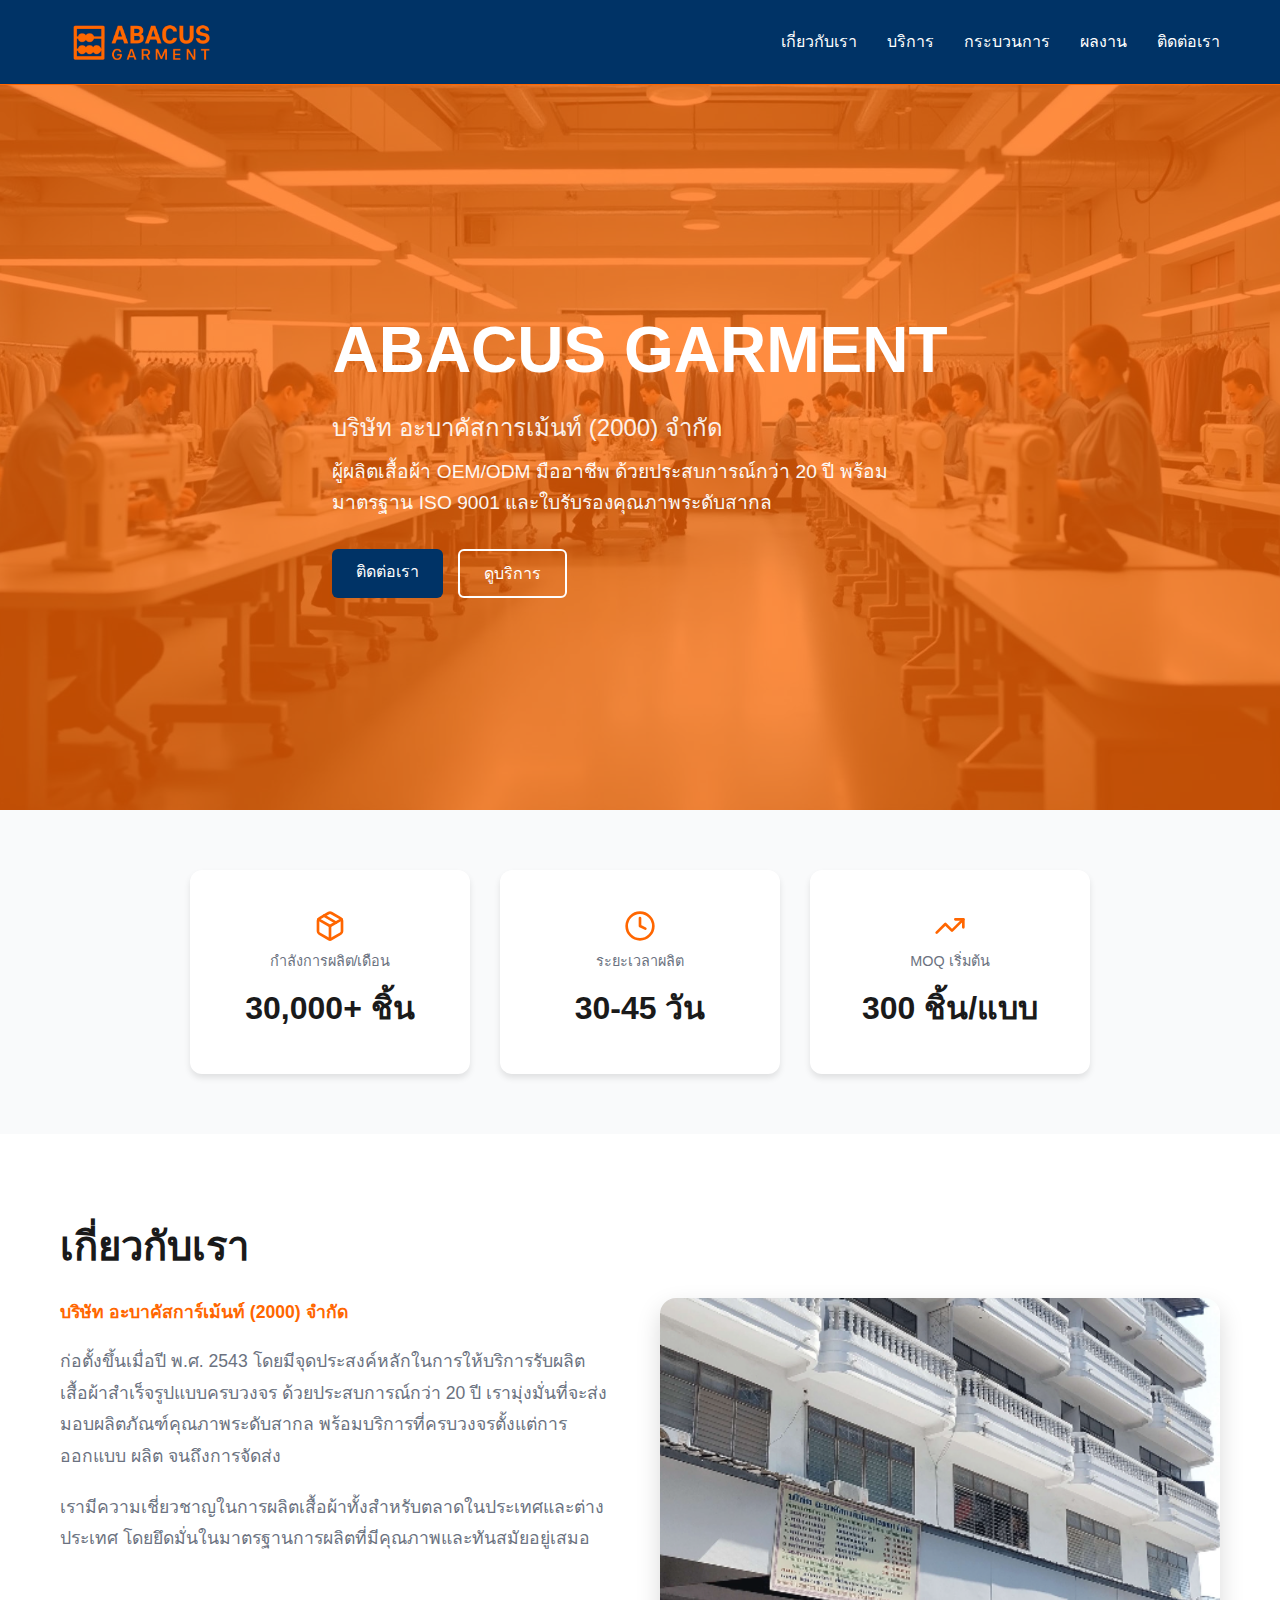
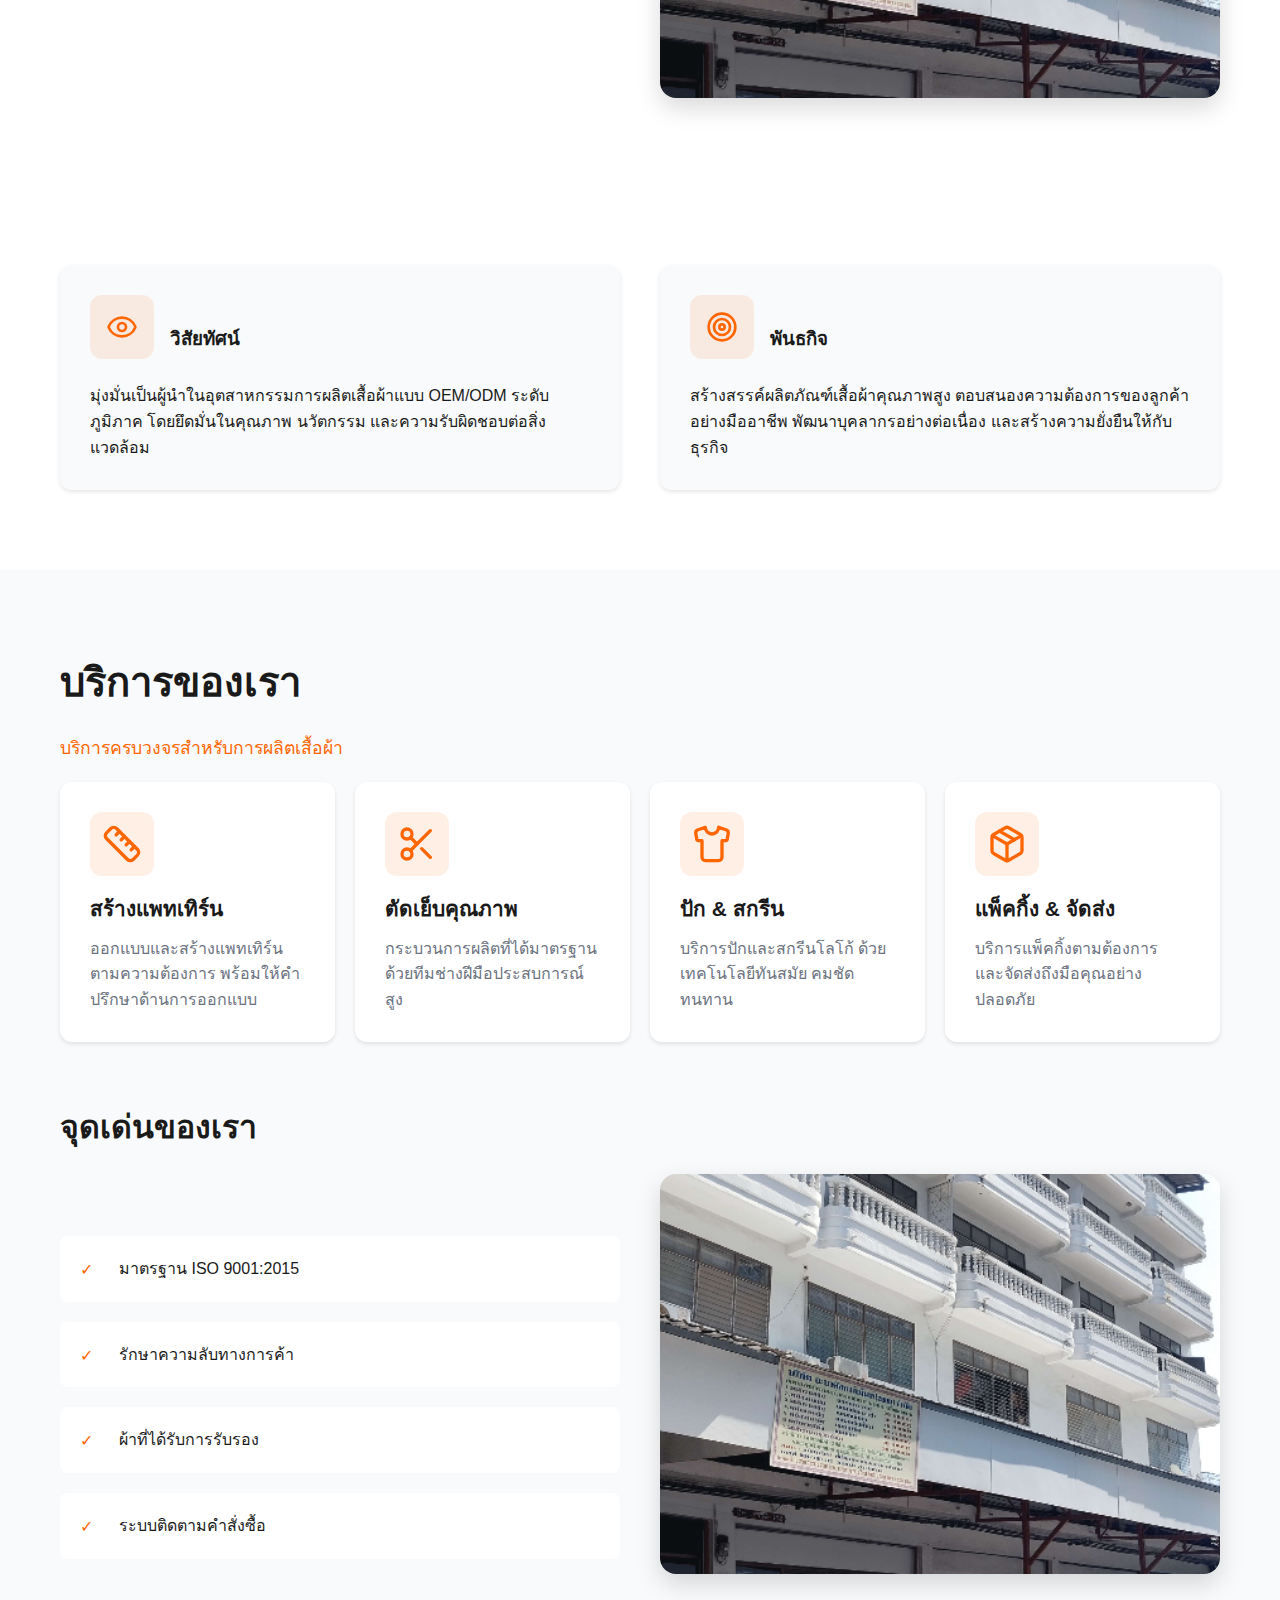
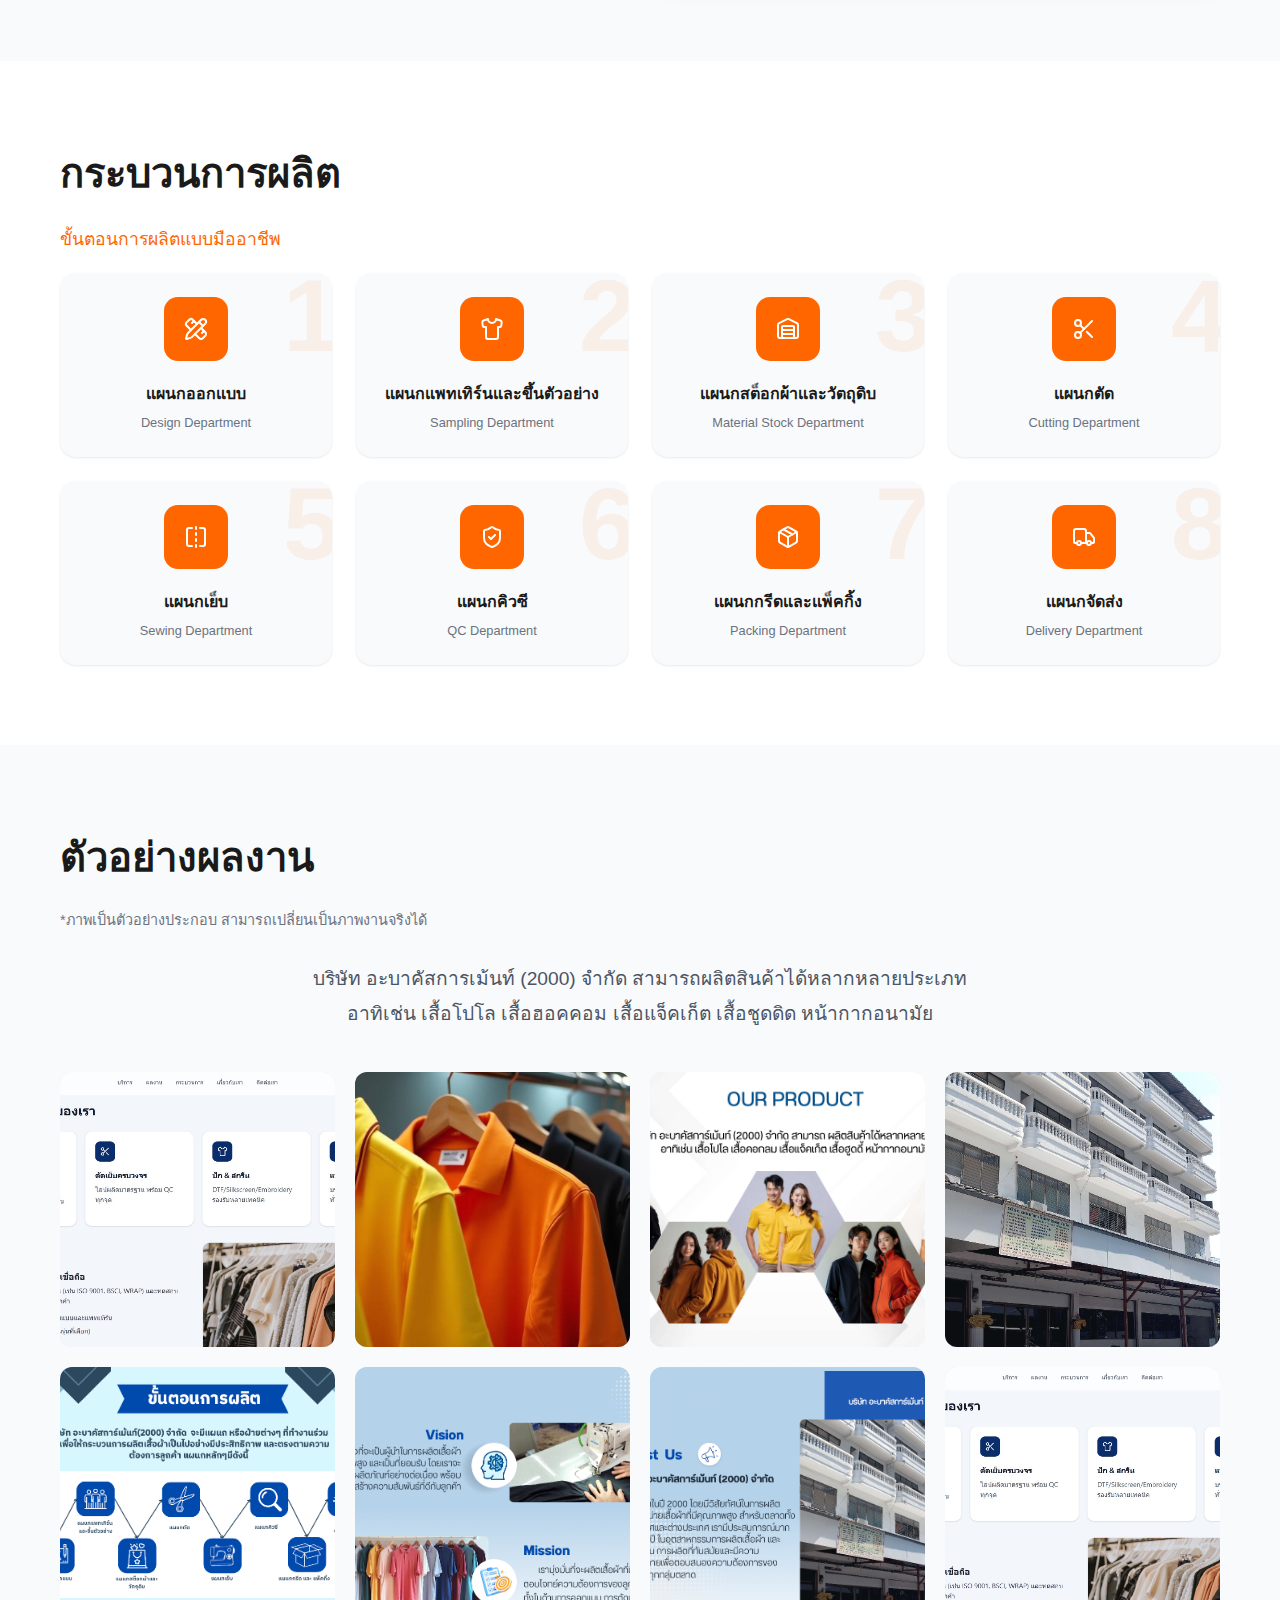
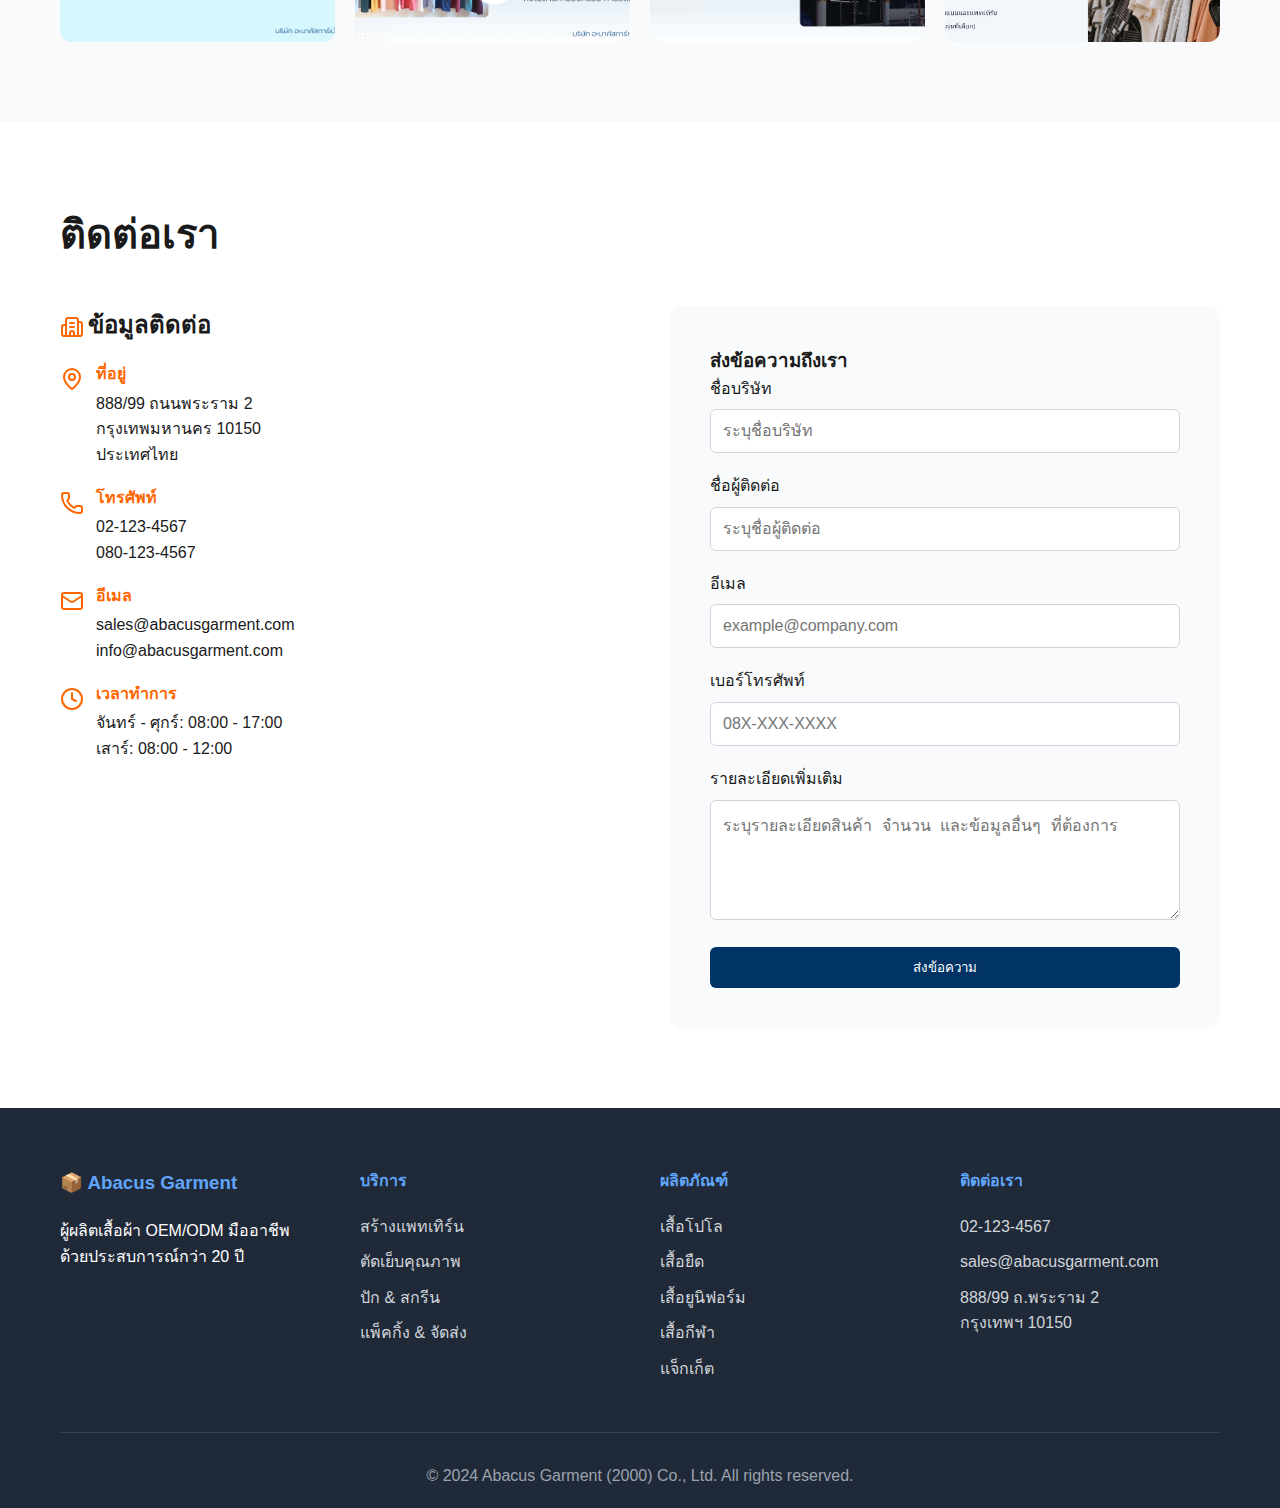
<file: index-simple.html>
<!DOCTYPE html>
<html lang="th">

<head>
    <meta charset="UTF-8" />
    <meta name="viewport" content="width=device-width, initial-scale=1.0" />
    <title>Abacus Garment - OEM/ODM Garment Manufacturer Thailand</title>
    <meta name="description"
        content="ผู้ผลิตเสื้อผ้า OEM/ODM ในประเทศไทย รับผลิตเสื้อโปโล เสื้อยืด ยูนิฟอร์ม เสื้อกีฬา กำลังการผลิต 30,000+ ชิ้น/เดือน มาตรฐาน ISO 9001" />
    
    <style>
        * {
  margin: 0;
  padding: 0;
  box-sizing: border-box;
}

body {
  font-family: -apple-system, BlinkMacSystemFont, "Segoe UI", Roboto, Oxygen,
    Ubuntu, Cantarell, sans-serif;
  line-height: 1.6;
  color: #1a1a1a;
  background: #ffffff;
}

.container {
  max-width: 1200px;
  margin: 0 auto;
  padding: 0 20px;
}

/* Navigation */
nav {
  position: fixed;
  top: 0;
  left: 0;
  right: 0;
  background: rgb(0 51 102);
  backdrop-filter: blur(10px);
  border-bottom: 1px solid #ff6600;
  z-index: 1000;
  padding: 15px 0;
}

.nav-container {
  display: flex;
  justify-content: space-between;
  align-items: center;
  max-width: 1200px;
  margin: 0 auto;
  padding: 0 20px;
}

.logo {
  display: flex;
  align-items: center;
  gap: 10px;
  font-weight: bold;
  font-size: 1.2rem;
  color: #2563eb;
}

.nav-links {
  display: flex;
  gap: 30px;
  list-style: none;
}

.nav-links a {
  color: #ffffff;
  text-decoration: none;
  transition: color 0.3s;
}

.nav-links a:hover {
  color: #ff6600;
}

.nav-buttons {
  display: flex;
  gap: 10px;
}

.btn {
  padding: 10px 24px;
  border-radius: 6px;
  text-decoration: none;
  font-weight: 500;
  transition: all 0.3s;
  border: none;
  cursor: pointer;
  display: inline-block;
}

.btn-primary {
  background: #003366;
  color: white;
}

.btn-primary:hover {
  background: #003366;
}

.btn-outline {
  background: transparent;
  color: #ffffff;
  border: 2px solid #ffffff;
}

.btn-outline:hover {
  background: #003366;
  color: white;
  border: 2px solid #003366;
}

/* Hero Section */
.hero {
  padding-top: 100px;
  min-height: 90vh;
  display: flex;
  align-items: center;
  background: url("/src/assets/hero-image.jpg") center/cover no-repeat;
  color: white;
  position: relative;
  overflow: hidden;
}

.hero::before {
  content: "";
  position: absolute;
  top: 0;
  left: 0;
  right: 0;
  bottom: 0;
  background-color: rgba(255, 102, 0, 0.75);
  /* สีส้มโปร่งแสง */
}

.hero-content {
  position: relative;
  z-index: 1;
}

.hero h1 {
  font-size: 4rem;
  font-weight: bold;
  margin-bottom: 20px;
  line-height: 1.2;
}

.hero .subtitle {
  font-size: 1.5rem;
  margin-bottom: 10px;
  opacity: 0.9;
}

.hero p {
  font-size: 1.2rem;
  margin-bottom: 30px;
  max-width: 600px;
  opacity: 0.95;
}

.hero-buttons {
  display: flex;
  gap: 15px;
  flex-wrap: wrap;
}

/* Stats Section */
.stats {
  padding: 60px 0;
  background: #f9fafb;
}

.stats-buttons {
  display: flex;
  justify-content: center;
  gap: 15px;
  margin-bottom: 40px;
  flex-wrap: wrap;
}

.stats-grid {
  display: grid;
  grid-template-columns: repeat(auto-fit, minmax(250px, 1fr));
  gap: 30px;
  max-width: 900px;
  margin: 0 auto;
}

.stat-card {
  background: white;
  padding: 40px;
  border-radius: 12px;
  text-align: center;
  box-shadow: 0 4px 6px rgba(0, 0, 0, 0.1);
  transition: transform 0.3s, box-shadow 0.3s;
}

.stat-card:hover {
  transform: translateY(-5px);
  box-shadow: 0 10px 20px rgba(0, 0, 0, 0.15);
}

.stat-icon {
  width: 50px;
  height: 50px;
  margin: 0 auto 20px;
  color: #2563eb;
}

.stat-title {
  font-size: 0.9rem;
  color: #6b7280;
  margin-bottom: 10px;
}

.stat-value {
  font-size: 2rem;
  font-weight: bold;
  color: #1a1a1a;
}

/* About Section */
.about {
  padding: 80px 0;
}

.section-title {
  font-size: 2.5rem;
  font-weight: bold;
  margin-bottom: 20px;
  color: #1a1a1a;
}

.section-subtitle {
  font-size: 1.1rem;
  color: #ff6600;
  margin-bottom: 20px;
}

.about-grid {
  display: grid;
  grid-template-columns: repeat(auto-fit, minmax(300px, 1fr));
  gap: 40px;
  align-items: stretch;
}

.about-card {
  background: #f9fafb;
  box-shadow: 0 2px 4px rgba(0, 0, 0, 0.1);
  padding: 30px;
  border-radius: 12px;
  justify-content: space-between;
}

.about-image img {
  width: 100%;
  height: 400px;
  object-fit: cover;
  border-radius: 1rem;
  box-shadow: 0 10px 25px rgba(0, 0, 0, 0.15);
  transition: transform 0.4s ease, box-shadow 0.4s ease;
}

.about-text p {
  color: #6b7280;
  font-size: 1.1rem;
  line-height: 1.8;
  margin-bottom: 1.2rem;
  vertical-align: middle;
}

.icon-box {
  background-color: rgba(255, 102, 0, 0.1);

  width: 64px;
  height: 64px;
  border-radius: 12px;
  display: flex;
  align-items: center;
  justify-content: center;
  margin-bottom: 1.5rem;
  /* mb-6 */
}

.card-header {
  display: flex;
  /* ✅ จัดให้เป็นแนวนอน */
  align-items: center;
  /* จัดให้อยู่กลางแนวตั้ง */
  gap: 16px;
  /* ระยะห่างระหว่าง icon กับหัวข้อ */
}

/* Services Section */
.services {
  padding: 80px 0;
  background: #f9fafb;
}

.services-grid {
  display:grid;
  grid-template-columns: repeat(auto-fit, minmax(260px, 1fr));
  gap: 20px;
  margin-bottom: 60px;
}

.service-card {
  background: white;
  padding: 30px;
  border-radius: 12px;
  box-shadow: 0 2px 4px rgba(0, 0, 0, 0.1);
  transition: transform 0.3s;
}

.service-card:hover {
  transform: translateY(-5px);
}

.service-icon {
  width: 50px;
  height: 50px;
  margin-bottom: 20px;
  color: #2563eb;
}

.service-card h3 {
  font-size: 1.3rem;
  margin-top: 30px;
  margin-bottom: 10px;
}

.service-card p {
  color: #6b7280;
}

.features-layout {
  display: grid;
  grid-template-columns: 1fr 1fr; /* ซ้าย: รายการ, ขวา: รูป */
  align-items: center;
  gap: 40px;
}

/* รูปภาพ */
.features-image img {
  width: 100%;
  height: 400px;
  object-fit: cover;
  border-radius: 1rem;
  box-shadow: 0 10px 25px rgba(0, 0, 0, 0.15);
  transition: transform 0.4s ease, box-shadow 0.4s ease;
}

/* ของเดิมทั้งหมดคงไว้ */
.features-grid {
  display: grid;
  grid-template-columns: 1fr; /* ✅ บังคับให้เรียงแนวตั้ง */
  gap: 20px;
  margin-top: 40px;
}

.feature-item {
  display: flex;
  align-items: center;
  gap: 15px;
  padding: 20px;
  background: #ffffff;
  border-radius: 8px;
}

.feature-icon {
  width: 24px;
  height: 24px;
  color: #FF6600;
}

/* Process Section */
.process {
  padding: 80px 0;
}

.process-grid {
  display: grid;
  grid-template-columns: 1fr;   /* mobile: 1 คอลัมน์ */
  gap: 24px;
  align-items: stretch;          /* ยืดความสูง cell ให้เท่ากันตามแถว */
  counter-reset: step;           /* ใช้สร้างเลขขั้นตอนอัตโนมัติ */
}

@media (min-width: 768px) {
  .process-grid { grid-template-columns: repeat(2, 1fr); }
}
@media (min-width: 1024px) {
  .process-grid { grid-template-columns: repeat(4, 1fr); }
}

.process-card {
  position: relative;
  background: #f9fafb;           /* หรือใช้ตัวเดิมของคุณ #f9fafb ได้ */
  border-radius: 16px;
  padding: 24px;
  text-align: center;
  overflow: hidden;
  height: 100%;                  /* ให้ยืดเต็ม cell */
  display: flex;
  flex-direction: column;
  justify-content: center;
  transition: transform .2s ease, box-shadow .2s ease;
  box-shadow: 0 1px 3px rgba(0,0,0,.06), 0 1px 2px rgba(0,0,0,.04);
}
.process-card:hover {
  transform: translateY(-8px);
  box-shadow: 0 10px 20px rgba(0,0,0,.08), 0 6px 8px rgba(0,0,0,.06);
}


.process-card::after {
  content: counter(step);
  counter-increment: step;
  position: absolute;
  top: -8px;
  right: -8px;
  font-size: clamp(56px, 8vw, 120px);
  font-weight: 800;
  line-height: 1;
  color: rgba(255, 102, 0, 0.07); 
  pointer-events: none;
  transition: color .2s ease;
}
.process-card:hover::after {
  color: rgba(255, 102, 0, 0.13);
}

.process-step {
  width: 64px;
  height: 64px;
  margin: 0 auto 16px;
  border-radius: 14px;
  background: #FF6600;
  color: #fff;
  display: flex;
  align-items: center;
  justify-content: center;
  transition: transform .2s ease;
}
.process-card:hover .process-step {
  transform: scale(1.08);
}

/* ให้ SVG ใช้สี currentColor (จะเป็นสีขาวในกรอบส้ม) */
.process-step svg {
  stroke: currentColor;
}

/* ====== Typography ให้คล้าย React ตัวอย่าง ====== */
.process-card h3 {
  font-size: 1rem;   /* text-base */
  font-weight: 700;  /* font-bold */
  margin: 4px 0 6px;
}
.process-card p {
  font-size: .8rem;  /* text-xs */
  color: #6b7280;    /* text-muted-foreground */
  margin: 0;
}

/* Portfolio Section */
.portfolio {
  padding: 80px 0;
  background: #f9fafb;
}

.portfolio-intro {
  text-align: center;
  margin-bottom: 40px;
}

.portfolio-intro p {
  font-size: 1.2rem;
  color: #4b5563;
  line-height: 1.8;
  max-width: 900px;
  margin: 0 auto;
}

.portfolio-grid {
  display: grid;
  grid-template-columns: repeat(auto-fit, minmax(250px, 1fr));
  gap: 20px;
}

.portfolio-item {
  aspect-ratio: 1;
  background: #e5e7eb;
  border-radius: 12px;
  overflow: hidden;
  transition: transform 0.3s;
}

.portfolio-item img {
  width: 100%;
  height: 100%;
  object-fit: cover;
}

.portfolio-item:hover {
  transform: scale(1.05);
}

/* Contact Section */
.contact {
  padding: 80px 0;
}

.contact-grid {
  display: grid;
  grid-template-columns: 1fr 1fr;
  gap: 60px;
  margin-top: 40px;
}

.contact-info h3 {
  font-size: 1.5rem;
  margin-bottom: 20px;
  display: inline-block;
  vertical-align: middle;
}

.contact-item {
  display: grid;
  grid-template-columns: 24px 1fr; /* ซ้าย=ไอคอน, ขวา=ข้อความ */
  column-gap: 12px;
  row-gap: 6px;
  align-items: start;
  margin-bottom: 20px;
}

.contact-item > svg {
  grid-column: 1;
  grid-row: 1 / span 2;   
  margin-top: 3px;
}

.contact-item > h4 {
  grid-column: 2;
  grid-row: 1;
  display: block;  
  color: #FF6600;
  margin: 0;
  line-height: 1.3;
}

.contact-item > p {
  grid-column: 2;
  grid-row: 2;
  display: block;   
  margin: 0;
  line-height: 1.6;
}

.contact-form {
  background: #f9fafb;
  padding: 40px;
  border-radius: 12px;
}

.form-group {
  margin-bottom: 20px;
}

.form-group label {
  display: block;
  margin-bottom: 8px;
  font-weight: 500;
}

.form-group input,
.form-group textarea {
  width: 100%;
  padding: 12px;
  border: 1px solid #d1d5db;
  border-radius: 6px;
  font-size: 1rem;
}

.form-group textarea {
  min-height: 120px;
  resize: vertical;
}

/* Footer */
footer {
  background: #1f2937;
  color: white;
  padding: 60px 0 20px;
}

.footer-grid {
  display: grid;
  grid-template-columns: repeat(auto-fit, minmax(200px, 1fr));
  gap: 40px;
  margin-bottom: 40px;
}

.footer-section h3,
.footer-section h4 {
  margin-bottom: 20px;
  color: #60a5fa;
}

.footer-section ul {
  list-style: none;
}

.footer-section li {
  margin-bottom: 10px;
  color: #d1d5db;
}

.footer-section a {
  color: #d1d5db;
  text-decoration: none;
  transition: color 0.3s;
}

.footer-section a:hover {
  color: #60a5fa;
}

.footer-bottom {
  border-top: 1px solid #374151;
  padding-top: 30px;
  text-align: center;
  color: #9ca3af;
}

/* Mobile Menu */
.mobile-menu-toggle {
  display: none;
  background: none;
  border: none;
  font-size: 1.5rem;
  cursor: pointer;
  color: #4b5563;
}

/* Responsive */
@media (max-width: 768px) {
  .nav-links,
  .nav-buttons {
    display: none;
  }

  .mobile-menu-toggle {
    display: block;
  }

  .hero h1 {
    font-size: 2.5rem;
  }

  .hero .subtitle {
    font-size: 1.2rem;
  }

  .contact-grid {
    grid-template-columns: 1fr;
  }

  .section-title {
    font-size: 2rem;
  }
}

    </style>

</head>

<body>
    <!-- Navigation -->
    <nav>
        <div class="nav-container">
            <div class="logo">
                <img src="src\assets\abacus-logo.png" width="auto" height="54" />
            </div>
            <ul class="nav-links">
                <li><a href="#about">เกี่ยวกับเรา</a></li>
                <li><a href="#services">บริการ</a></li>
                <li><a href="#process">กระบวนการ</a></li>
                <li><a href="#portfolio">ผลงาน</a></li>
                <li><a href="#contact">ติดต่อเรา</a></li>
            </ul>
            <!-- <div class="nav-buttons">
                <a href="#contact" class="btn btn-primary">ขอใบเสนอราคา</a>
            </div> -->
            <button class="mobile-menu-toggle">☰</button>
        </div>
    </nav>

    <!-- Hero Section -->
    <section class="hero">
        <div class="container">
            <div class="hero-content">
                <h1>ABACUS GARMENT</h1>
                <p class="subtitle">บริษัท อะบาคัสการเม้นท์ (2000) จำกัด</p>
                <p>
                    ผู้ผลิตเสื้อผ้า OEM/ODM มืออาชีพ ด้วยประสบการณ์กว่า 20 ปี
                    พร้อมมาตรฐาน ISO 9001 และใบรับรองคุณภาพระดับสากล
                </p>
                <div class="hero-buttons">
                    <a href="#contact" class="btn btn-primary">ติดต่อเรา</a>
                    <a href="#services" class="btn btn-outline">ดูบริการ</a>
                </div>
            </div>
        </div>
    </section>

    <!-- Stats Section -->
    <section class="stats">
        <div class="container">
            <div class="stats-grid">
                <div class="stat-card">
                    <svg xmlns="http://www.w3.org/2000/svg" width="32" height="32" viewBox="0 0 24 24" fill="none"
                        stroke="#FF6600" stroke-width="2" stroke-linecap="round" stroke-linejoin="round"
                        class="lucide lucide-package-icon lucide-package">
                        <path
                            d="M11 21.73a2 2 0 0 0 2 0l7-4A2 2 0 0 0 21 16V8a2 2 0 0 0-1-1.73l-7-4a2 2 0 0 0-2 0l-7 4A2 2 0 0 0 3 8v8a2 2 0 0 0 1 1.73z" />
                        <path d="M12 22V12" />
                        <polyline points="3.29 7 12 12 20.71 7" />
                        <path d="m7.5 4.27 9 5.15" />
                    </svg>
                    <p class="stat-title">กำลังการผลิต/เดือน</p>
                    <p class="stat-value">30,000+ ชิ้น</p>
                </div>
                <div class="stat-card">
                    <svg xmlns="http://www.w3.org/2000/svg" width="32" height="32" viewBox="0 0 24 24" fill="none"
                        stroke="#FF6600" stroke-width="2" stroke-linecap="round" stroke-linejoin="round"
                        class="lucide lucide-clock-icon lucide-clock">
                        <path d="M12 6v6l4 2" />
                        <circle cx="12" cy="12" r="10" />
                    </svg>
                    <p class="stat-title">ระยะเวลาผลิต</p>
                    <p class="stat-value">30-45 วัน</p>
                </div>
                <div class="stat-card">
                    <svg xmlns="http://www.w3.org/2000/svg" width="32" height="32" viewBox="0 0 24 24" fill="none"
                        stroke="#FF6600" stroke-width="2" stroke-linecap="round" stroke-linejoin="round"
                        class="lucide lucide-trending-up-icon lucide-trending-up">
                        <path d="M16 7h6v6" />
                        <path d="m22 7-8.5 8.5-5-5L2 17" />
                    </svg>
                    <p class="stat-title">MOQ เริ่มต้น</p>
                    <p class="stat-value">300 ชิ้น/แบบ</p>
                </div>
            </div>
        </div>
    </section>

    <!-- About Section -->
    <section id="about" class="about">
        <div class="container">
            <h2 class="section-title">เกี่ยวกับเรา</h2>
            <div class="about-grid">
                <div class="about-text">
                    <h3 class="section-subtitle">
                        บริษัท อะบาคัสการ์เม้นท์ (2000) จำกัด
                    </h3>
                    <p>
                        ก่อตั้งขึ้นเมื่อปี พ.ศ. 2543
                        โดยมีจุดประสงค์หลักในการให้บริการรับผลิตเสื้อผ้าสำเร็จรูปแบบครบวงจร
                        ด้วยประสบการณ์กว่า 20 ปี
                        เรามุ่งมั่นที่จะส่งมอบผลิตภัณฑ์คุณภาพระดับสากล
                        พร้อมบริการที่ครบวงจรตั้งแต่การออกแบบ ผลิต จนถึงการจัดส่ง
                    </p>
                    <p>
                        เรามีความเชี่ยวชาญในการผลิตเสื้อผ้าทั้งสำหรับตลาดในประเทศและต่างประเทศ
                        โดยยึดมั่นในมาตรฐานการผลิตที่มีคุณภาพและทันสมัยอยู่เสมอ
                    </p>
                </div>

                <div class="about-image">
                    <img src="src/assets/factory-building.png" alt="Abacus Garment Factory Building" />
                </div>
            </div>
        </section>
            <section id="about" class="about">
                <div class="container">
                    <div class="about-grid">
                        <!-- วิสัยทัศน์ -->
                        <div class="about-card">
                            <div class="card-header">
                                <div class="icon-box">
                                    <svg xmlns="http://www.w3.org/2000/svg" width="32" height="32" viewBox="0 0 24 24"
                                        fill="none" stroke="#FF6600" stroke-width="2" stroke-linecap="round"
                                        stroke-linejoin="round" class="lucide lucide-eye">
                                        <path
                                            d="M2.062 12.348a1 1 0 0 1 0-.696 10.75 10.75 0 0 1 19.876 0 1 1 0 0 1 0 .696 10.75 10.75 0 0 1-19.876 0" />
                                        <circle cx="12" cy="12" r="3" />
                                    </svg>
                                </div>
                                <h3>วิสัยทัศน์</h3>
                            </div>

                            <p>
                                มุ่งมั่นเป็นผู้นำในอุตสาหกรรมการผลิตเสื้อผ้าแบบ OEM/ODM
                                ระดับภูมิภาค โดยยึดมั่นในคุณภาพ นวัตกรรม
                                และความรับผิดชอบต่อสิ่งแวดล้อม
                            </p>
                        </div>

                        <!-- พันธกิจ -->
                        <div class="about-card">
                            <div class="card-header">
                                <div class="icon-box">
                                    <svg xmlns="http://www.w3.org/2000/svg" width="32" height="32" viewBox="0 0 24 24"
                                        fill="none" stroke="#FF6600" stroke-width="2" stroke-linecap="round"
                                        stroke-linejoin="round" class="lucide lucide-target">
                                        <circle cx="12" cy="12" r="10" />
                                        <circle cx="12" cy="12" r="6" />
                                        <circle cx="12" cy="12" r="2" />
                                    </svg>
                                </div>
                                <h3>พันธกิจ</h3>
                            </div>

                            <p>
                                สร้างสรรค์ผลิตภัณฑ์เสื้อผ้าคุณภาพสูง
                                ตอบสนองความต้องการของลูกค้าอย่างมืออาชีพ
                                พัฒนาบุคลากรอย่างต่อเนื่อง และสร้างความยั่งยืนให้กับธุรกิจ
                            </p>
                        </div>
                    </div>
                </div>
            </section>

            <!-- Services Section -->
            <section id="services" class="services">
                <div class="container">
                    <h2 class="section-title">บริการของเรา</h2>
                    <p class="section-subtitle">บริการครบวงจรสำหรับการผลิตเสื้อผ้า</p>

                    <div class="services-grid">
                        <div class="service-card">
                            <div class="service-icon">
                                <div class="icon-box">
                                <svg xmlns="http://www.w3.org/2000/svg" width="40" height="40" viewBox="0 0 24 24"
                                    fill="none" stroke="#FF6600" stroke-width="2" stroke-linecap="round"
                                    stroke-linejoin="round" class="lucide lucide-ruler-icon lucide-ruler">
                                    <path
                                        d="M21.3 15.3a2.4 2.4 0 0 1 0 3.4l-2.6 2.6a2.4 2.4 0 0 1-3.4 0L2.7 8.7a2.41 2.41 0 0 1 0-3.4l2.6-2.6a2.41 2.41 0 0 1 3.4 0Z" />
                                    <path d="m14.5 12.5 2-2" />
                                    <path d="m11.5 9.5 2-2" />
                                    <path d="m8.5 6.5 2-2" />
                                    <path d="m17.5 15.5 2-2" />
                                </svg>
                                </div>
                            </div>
                            <h3>สร้างแพทเทิร์น</h3>
                            <p>
                                ออกแบบและสร้างแพทเทิร์นตามความต้องการ
                                พร้อมให้คำปรึกษาด้านการออกแบบ
                            </p>
                        </div>
                        <div class="service-card">
                            <div class="service-icon">
                                <div class="icon-box">
                                <svg xmlns="http://www.w3.org/2000/svg" width="40" height="40" viewBox="0 0 24 24"
                                    fill="none" stroke="#FF6600" stroke-width="2" stroke-linecap="round"
                                    stroke-linejoin="round" class="lucide lucide-scissors-icon lucide-scissors">
                                    <circle cx="6" cy="6" r="3" />
                                    <path d="M8.12 8.12 12 12" />
                                    <path d="M20 4 8.12 15.88" />
                                    <circle cx="6" cy="18" r="3" />
                                    <path d="M14.8 14.8 20 20" />
                                </svg>
                                </div>
                            </div>
                            <h3>ตัดเย็บคุณภาพ</h3>
                            <p>กระบวนการผลิตที่ได้มาตรฐาน ด้วยทีมช่างฝีมือประสบการณ์สูง</p>
                        </div>
                        <div class="service-card">
                            <div class="service-icon">
                                <div class="icon-box">
                                <svg xmlns="http://www.w3.org/2000/svg" width="40" height="40" viewBox="0 0 24 24"
                                    fill="none" stroke="#FF6600" stroke-width="2" stroke-linecap="round"
                                    stroke-linejoin="round" class="lucide lucide-shirt-icon lucide-shirt">
                                    <path
                                        d="M20.38 3.46 16 2a4 4 0 0 1-8 0L3.62 3.46a2 2 0 0 0-1.34 2.23l.58 3.47a1 1 0 0 0 .99.84H6v10c0 1.1.9 2 2 2h8a2 2 0 0 0 2-2V10h2.15a1 1 0 0 0 .99-.84l.58-3.47a2 2 0 0 0-1.34-2.23z" />
                                </svg>
                                </div>
                            </div>
                            <h3>ปัก & สกรีน</h3>
                            <p>บริการปักและสกรีนโลโก้ ด้วยเทคโนโลยีทันสมัย คมชัดทนทาน</p>
                        </div>
                        <div class="service-card">
                            <div class="service-icon">
                                <div class="icon-box">
                                <svg xmlns="http://www.w3.org/2000/svg" width="40" height="40" viewBox="0 0 24 24"
                                    fill="none" stroke="#FF6600" stroke-width="2" stroke-linecap="round"
                                    stroke-linejoin="round" class="lucide lucide-package-icon lucide-package">
                                    <path
                                        d="M11 21.73a2 2 0 0 0 2 0l7-4A2 2 0 0 0 21 16V8a2 2 0 0 0-1-1.73l-7-4a2 2 0 0 0-2 0l-7 4A2 2 0 0 0 3 8v8a2 2 0 0 0 1 1.73z" />
                                    <path d="M12 22V12" />
                                    <polyline points="3.29 7 12 12 20.71 7" />
                                    <path d="m7.5 4.27 9 5.15" />
                                </svg>
                                </div>
                            </div>
                            <h3>แพ็คกิ้ง & จัดส่ง</h3>
                            <p>บริการแพ็คกิ้งตามต้องการ และจัดส่งถึงมือคุณอย่างปลอดภัย</p>
                        </div>
                    </div>

                    <h3 class="section-title" style="margin-top: 60px; font-size: 2rem">
                        จุดเด่นของเรา
                    </h3>
                    <div class="features-grid-layout">
      <!-- ฝั่งซ้าย: รายการจุดเด่น -->
      <div class="features-layout">
      <!-- ซ้าย -->
      <div class="features-grid">
        <div class="feature-item">
          <div class="feature-icon">✓</div>
          <span>มาตรฐาน ISO 9001:2015</span>
        </div>
        <div class="feature-item">
          <div class="feature-icon">✓</div>
          <span>รักษาความลับทางการค้า</span>
        </div>
        <div class="feature-item">
          <div class="feature-icon">✓</div>
          <span>ผ้าที่ได้รับการรับรอง</span>
        </div>
        <div class="feature-item">
          <div class="feature-icon">✓</div>
          <span>ระบบติดตามคำสั่งซื้อ</span>
        </div>
      </div>

      <!-- ขวา -->
      <div class="features-image">
        <img src="src/assets/factory-building.png" alt="Abacus Garment Factory Building" />
      </div>
    </div>
                </div>
            </section>

            <!-- Process Section -->
            <section id="process" class="process">
                <div class="container">
                    <h2 class="section-title">กระบวนการผลิต</h2>
                    <p class="section-subtitle">ขั้นตอนการผลิตแบบมืออาชีพ</p>

                    <div class="process-grid">
                        <div class="process-card">
                            <div class="process-step">
                                <svg xmlns="http://www.w3.org/2000/svg" width="24" height="24" viewBox="0 0 24 24"
                                    fill="none" stroke="currentColor" stroke-width="2" stroke-linecap="round"
                                    stroke-linejoin="round" class="lucide lucide-pencil-ruler-icon lucide-pencil-ruler">
                                    <path d="M13 7 8.7 2.7a2.41 2.41 0 0 0-3.4 0L2.7 5.3a2.41 2.41 0 0 0 0 3.4L7 13" />
                                    <path d="m8 6 2-2" />
                                    <path d="m18 16 2-2" />
                                    <path
                                        d="m17 11 4.3 4.3c.94.94.94 2.46 0 3.4l-2.6 2.6c-.94.94-2.46.94-3.4 0L11 17" />
                                    <path
                                        d="M21.174 6.812a1 1 0 0 0-3.986-3.987L3.842 16.174a2 2 0 0 0-.5.83l-1.321 4.352a.5.5 0 0 0 .623.622l4.353-1.32a2 2 0 0 0 .83-.497z" />
                                    <path d="m15 5 4 4" />
                                </svg>
                            </div>
                            <h3>แผนกออกแบบ</h3>
                            <p>Design Department</p>
                        </div>
                        <div class="process-card">
                            <div class="process-step">
                                <svg xmlns="http://www.w3.org/2000/svg" width="24" height="24" viewBox="0 0 24 24"
                                    fill="none" stroke="currentColor" stroke-width="2" stroke-linecap="round"
                                    stroke-linejoin="round" class="lucide lucide-shirt-icon lucide-shirt">
                                    <path
                                        d="M20.38 3.46 16 2a4 4 0 0 1-8 0L3.62 3.46a2 2 0 0 0-1.34 2.23l.58 3.47a1 1 0 0 0 .99.84H6v10c0 1.1.9 2 2 2h8a2 2 0 0 0 2-2V10h2.15a1 1 0 0 0 .99-.84l.58-3.47a2 2 0 0 0-1.34-2.23z" />
                                </svg>
                            </div>
                            <h3>แผนกแพทเทิร์นและขึ้นตัวอย่าง</h3>
                            <p>Sampling Department</p>
                        </div>
                        <div class="process-card">
                            <div class="process-step">
                                <svg xmlns="http://www.w3.org/2000/svg" width="24" height="24" viewBox="0 0 24 24"
                                    fill="none" stroke="currentColor" stroke-width="2" stroke-linecap="round"
                                    stroke-linejoin="round" class="lucide lucide-warehouse-icon lucide-warehouse">
                                    <path d="M18 21V10a1 1 0 0 0-1-1H7a1 1 0 0 0-1 1v11" />
                                    <path
                                        d="M22 19a2 2 0 0 1-2 2H4a2 2 0 0 1-2-2V8a2 2 0 0 1 1.132-1.803l7.95-3.974a2 2 0 0 1 1.837 0l7.948 3.974A2 2 0 0 1 22 8z" />
                                    <path d="M6 13h12" />
                                    <path d="M6 17h12" />
                                </svg>
                            </div>
                            <h3>แผนกสต็อกผ้าและวัตถุดิบ</h3>
                            <p>Material Stock Department</p>
                        </div>
                        <div class="process-card">
                            <div class="process-step">
                                <svg xmlns="http://www.w3.org/2000/svg" width="24" height="24" viewBox="0 0 24 24"
                                    fill="none" stroke="currentColor" stroke-width="2" stroke-linecap="round"
                                    stroke-linejoin="round" class="lucide lucide-scissors-icon lucide-scissors">
                                    <circle cx="6" cy="6" r="3" />
                                    <path d="M8.12 8.12 12 12" />
                                    <path d="M20 4 8.12 15.88" />
                                    <circle cx="6" cy="18" r="3" />
                                    <path d="M14.8 14.8 20 20" />
                                </svg>
                            </div>
                            <h3>แผนกตัด</h3>
                            <p>Cutting Department</p>
                        </div>
                        <div class="process-card">
                            <div class="process-step">
                                <svg xmlns="http://www.w3.org/2000/svg" width="24" height="24" viewBox="0 0 24 24"
                                    fill="none" stroke="currentColor" stroke-width="2" stroke-linecap="round"
                                    stroke-linejoin="round"
                                    class="lucide lucide-flip-horizontal-icon lucide-flip-horizontal">
                                    <path d="M8 3H5a2 2 0 0 0-2 2v14c0 1.1.9 2 2 2h3" />
                                    <path d="M16 3h3a2 2 0 0 1 2 2v14a2 2 0 0 1-2 2h-3" />
                                    <path d="M12 20v2" />
                                    <path d="M12 14v2" />
                                    <path d="M12 8v2" />
                                    <path d="M12 2v2" />
                                </svg>
                            </div>
                            <h3>แผนกเย็บ</h3>
                            <p>Sewing Department</p>
                        </div>
                        <div class="process-card">
                            <div class="process-step">
                                <svg xmlns="http://www.w3.org/2000/svg" width="24" height="24" viewBox="0 0 24 24"
                                    fill="none" stroke="currentColor" stroke-width="2" stroke-linecap="round"
                                    stroke-linejoin="round" class="lucide lucide-shield-check-icon lucide-shield-check">
                                    <path
                                        d="M20 13c0 5-3.5 7.5-7.66 8.95a1 1 0 0 1-.67-.01C7.5 20.5 4 18 4 13V6a1 1 0 0 1 1-1c2 0 4.5-1.2 6.24-2.72a1.17 1.17 0 0 1 1.52 0C14.51 3.81 17 5 19 5a1 1 0 0 1 1 1z" />
                                    <path d="m9 12 2 2 4-4" />
                                </svg>
                            </div>
                            <h3>แผนกคิวซี</h3>
                            <p>QC Department</p>
                        </div>
                        <div class="process-card">
                            <div class="process-step">
                                <svg xmlns="http://www.w3.org/2000/svg" width="24" height="24" viewBox="0 0 24 24"
                                    fill="none" stroke="currentColor" stroke-width="2" stroke-linecap="round"
                                    stroke-linejoin="round" class="lucide lucide-package-icon lucide-package">
                                    <path
                                        d="M11 21.73a2 2 0 0 0 2 0l7-4A2 2 0 0 0 21 16V8a2 2 0 0 0-1-1.73l-7-4a2 2 0 0 0-2 0l-7 4A2 2 0 0 0 3 8v8a2 2 0 0 0 1 1.73z" />
                                    <path d="M12 22V12" />
                                    <polyline points="3.29 7 12 12 20.71 7" />
                                    <path d="m7.5 4.27 9 5.15" />
                                </svg>
                            </div>
                            <h3>แผนกกรีดและแพ็คกิ้ง</h3>
                            <p>Packing Department</p>
                        </div>
                        <div class="process-card">
                            <div class="process-step">
                                <svg xmlns="http://www.w3.org/2000/svg" width="24" height="24" viewBox="0 0 24 24"
                                    fill="none" stroke="currentColor" stroke-width="2" stroke-linecap="round"
                                    stroke-linejoin="round" class="lucide lucide-truck-icon lucide-truck">
                                    <path d="M14 18V6a2 2 0 0 0-2-2H4a2 2 0 0 0-2 2v11a1 1 0 0 0 1 1h2" />
                                    <path d="M15 18H9" />
                                    <path
                                        d="M19 18h2a1 1 0 0 0 1-1v-3.65a1 1 0 0 0-.22-.624l-3.48-4.35A1 1 0 0 0 17.52 8H14" />
                                    <circle cx="17" cy="18" r="2" />
                                    <circle cx="7" cy="18" r="2" />
                                </svg>
                            </div>
                            <h3>แผนกจัดส่ง</h3>
                            <p>Delivery Department</p>
                        </div>
                    </div>
                </div>
            </section>

            <!-- Portfolio Section -->
            <section id="portfolio" class="portfolio">
                <div class="container">
                    <h2 class="section-title">ตัวอย่างผลงาน</h2>
                    <p style="font-size: 0.9rem; color: #6b7280; margin-bottom: 30px">
                        *ภาพเป็นตัวอย่างประกอบ สามารถเปลี่ยนเป็นภาพงานจริงได้
                    </p>

                    <div class="portfolio-intro">
                        <p>
                            บริษัท อะบาคัสการเม้นท์ (2000) จำกัด
                            สามารถผลิตสินค้าได้หลากหลายประเภท<br />
                            อาทิเช่น เสื้อโปโล เสื้อฮอคคอม เสื้อแจ็คเก็ต เสื้อชูดดิด
                            หน้ากากอนามัย
                        </p>
                    </div>

                    <div class="portfolio-grid">
                        <div class="portfolio-item">
                            <img src="/src/assets/reference-1.jpeg" alt="ตัวอย่างผลงาน 1" />
                        </div>
                        <div class="portfolio-item">
                            <img src="/src/assets/clothing-rack.jpg" alt="ตัวอย่างผลงาน 2" />
                        </div>
                        <div class="portfolio-item">
                            <img src="/src/assets/our-products.png" alt="ตัวอย่างผลงาน 3" />
                        </div>
                        <div class="portfolio-item">
                            <img src="/src/assets/factory-building.png" alt="ตัวอย่างผลงาน 4" />
                        </div>
                        <div class="portfolio-item">
                            <img src="/src/assets/process-flow.png" alt="ตัวอย่างผลงาน 5" />
                        </div>
                        <div class="portfolio-item">
                            <img src="/src/assets/vision-mission.png" alt="ตัวอย่างผลงาน 6" />
                        </div>
                        <div class="portfolio-item">
                            <img src="/src/assets/about-hero.png" alt="ตัวอย่างผลงาน 7" />
                        </div>
                        <div class="portfolio-item">
                            <img src="/src/assets/reference-1.jpeg" alt="ตัวอย่างผลงาน 8" />
                        </div>
                    </div>
                </div>
            </section>

            <!-- Contact Section -->
            <section id="contact" class="contact">
                <div class="container">
                    <h2 class="section-title">ติดต่อเรา</h2>

                    <div class="contact-grid">
                        <div class="contact-info">
                            <svg xmlns="http://www.w3.org/2000/svg" width="24" height="24" viewBox="0 0 24 24" fill="none" stroke="#FF6600" stroke-width="2" stroke-linecap="round" stroke-linejoin="round" class="lucide lucide-building2-icon lucide-building-2"><path d="M10 12h4"/><path d="M10 8h4"/><path d="M14 21v-3a2 2 0 0 0-4 0v3"/><path d="M6 10H4a2 2 0 0 0-2 2v7a2 2 0 0 0 2 2h16a2 2 0 0 0 2-2V9a2 2 0 0 0-2-2h-2"/><path d="M6 21V5a2 2 0 0 1 2-2h8a2 2 0 0 1 2 2v16"/></svg>
                            <h3>ข้อมูลติดต่อ</h3>

                            <div class="contact-item">
                                <svg xmlns="http://www.w3.org/2000/svg" width="24" height="24" viewBox="0 0 24 24" fill="none" stroke="#FF6600" stroke-width="2" stroke-linecap="round" stroke-linejoin="round" class="lucide lucide-map-pin-icon lucide-map-pin"><path d="M20 10c0 4.993-5.539 10.193-7.399 11.799a1 1 0 0 1-1.202 0C9.539 20.193 4 14.993 4 10a8 8 0 0 1 16 0"/><circle cx="12" cy="10" r="3"/></svg>
                                <h4>ที่อยู่</h4>
                                <p>888/99 ถนนพระราม 2<br />กรุงเทพมหานคร 10150<br />ประเทศไทย</p>
                            </div>

                            <div class="contact-item">
                                <svg xmlns="http://www.w3.org/2000/svg" width="24" height="24" viewBox="0 0 24 24" fill="none" stroke="#FF6600" stroke-width="2" stroke-linecap="round" stroke-linejoin="round" class="lucide lucide-phone-icon lucide-phone"><path d="M13.832 16.568a1 1 0 0 0 1.213-.303l.355-.465A2 2 0 0 1 17 15h3a2 2 0 0 1 2 2v3a2 2 0 0 1-2 2A18 18 0 0 1 2 4a2 2 0 0 1 2-2h3a2 2 0 0 1 2 2v3a2 2 0 0 1-.8 1.6l-.468.351a1 1 0 0 0-.292 1.233 14 14 0 0 0 6.392 6.384"/></svg>
                                <h4>โทรศัพท์</h4>
                                <p>02-123-4567<br />080-123-4567</p>
                            </div>

                            <div class="contact-item">
                                <svg xmlns="http://www.w3.org/2000/svg" width="24" height="24" viewBox="0 0 24 24" fill="none" stroke="#FF6600" stroke-width="2" stroke-linecap="round" stroke-linejoin="round" class="lucide lucide-mail-icon lucide-mail"><path d="m22 7-8.991 5.727a2 2 0 0 1-2.009 0L2 7"/><rect x="2" y="4" width="20" height="16" rx="2"/></svg>
                                <h4>อีเมล</h4>
                                <p>sales@abacusgarment.com<br />info@abacusgarment.com</p>
                            </div>

                            <div class="contact-item">
                                <svg xmlns="http://www.w3.org/2000/svg" width="24" height="24" viewBox="0 0 24 24" fill="none" stroke="#FF6600" stroke-width="2" stroke-linecap="round" stroke-linejoin="round" class="lucide lucide-clock-icon lucide-clock"><path d="M12 6v6l4 2"/><circle cx="12" cy="12" r="10"/></svg>
                                <h4>เวลาทำการ</h4>
                                <p>จันทร์ - ศุกร์: 08:00 - 17:00<br />เสาร์: 08:00 - 12:00</p>
                            </div>
                        </div>

                        <div class="contact-form">
                            <h3>ส่งข้อความถึงเรา</h3>
                            <form>
                                <div class="form-group">
                                    <label>ชื่อบริษัท</label>
                                    <input type="text" placeholder="ระบุชื่อบริษัท" required />
                                </div>
                                <div class="form-group">
                                    <label>ชื่อผู้ติดต่อ</label>
                                    <input type="text" placeholder="ระบุชื่อผู้ติดต่อ" required />
                                </div>
                                <div class="form-group">
                                    <label>อีเมล</label>
                                    <input type="email" placeholder="example@company.com" required />
                                </div>
                                <div class="form-group">
                                    <label>เบอร์โทรศัพท์</label>
                                    <input type="tel" placeholder="08X-XXX-XXXX" required />
                                </div>
                                <div class="form-group">
                                    <label>รายละเอียดเพิ่มเติม</label>
                                    <textarea
                                        placeholder="ระบุรายละเอียดสินค้า จำนวน และข้อมูลอื่นๆ ที่ต้องการ"></textarea>
                                </div>
                                <button type="submit" class="btn btn-primary" style="width: 100%">
                                    ส่งข้อความ
                                </button>
                            </form>
                        </div>
                    </div>
                </div>
            </section>

            <!-- Footer -->
            <footer>
                <div class="container">
                    <div class="footer-grid">
                        <div class="footer-section">
                            <h3>📦 Abacus Garment</h3>
                            <p>
                                ผู้ผลิตเสื้อผ้า OEM/ODM มืออาชีพ<br />ด้วยประสบการณ์กว่า 20 ปี
                            </p>
                        </div>

                        <div class="footer-section">
                            <h4>บริการ</h4>
                            <ul>
                                <li><a href="#services">สร้างแพทเทิร์น</a></li>
                                <li><a href="#services">ตัดเย็บคุณภาพ</a></li>
                                <li><a href="#services">ปัก & สกรีน</a></li>
                                <li><a href="#services">แพ็คกิ้ง & จัดส่ง</a></li>
                            </ul>
                        </div>

                        <div class="footer-section">
                            <h4>ผลิตภัณฑ์</h4>
                            <ul>
                                <li>เสื้อโปโล</li>
                                <li>เสื้อยืด</li>
                                <li>เสื้อยูนิฟอร์ม</li>
                                <li>เสื้อกีฬา</li>
                                <li>แจ็กเก็ต</li>
                            </ul>
                        </div>

                        <div class="footer-section">
                            <h4>ติดต่อเรา</h4>
                            <ul>
                                <li>02-123-4567</li>
                                <li>sales@abacusgarment.com</li>
                                <li>888/99 ถ.พระราม 2<br />กรุงเทพฯ 10150</li>
                            </ul>
                        </div>
                    </div>

                    <div class="footer-bottom">
                        <p>
                            &copy; 2024 Abacus Garment (2000) Co., Ltd. All rights reserved.
                        </p>
                    </div>
                </div>
            </footer>

            <script>
                // Smooth scrolling for anchor links
                document.querySelectorAll('a[href^="#"]').forEach((anchor) => {
                    anchor.addEventListener("click", function (e) {
                        e.preventDefault();
                        const target = document.querySelector(this.getAttribute("href"));
                        if (target) {
                            target.scrollIntoView({
                                behavior: "smooth",
                                block: "start",
                            });
                        }
                    });
                });

                // Mobile menu toggle
                document
                    .querySelector(".mobile-menu-toggle")
                    .addEventListener("click", function () {
                        const navLinks = document.querySelector(".nav-links");
                        const navButtons = document.querySelector(".nav-buttons");

                        if (navLinks.style.display === "flex") {
                            navLinks.style.display = "none";
                            navButtons.style.display = "none";
                        } else {
                            navLinks.style.display = "flex";
                            navButtons.style.display = "flex";
                            navLinks.style.flexDirection = "column";
                            navLinks.style.position = "absolute";
                            navLinks.style.top = "60px";
                            navLinks.style.left = "0";
                            navLinks.style.right = "0";
                            navLinks.style.background = "white";
                            navLinks.style.padding = "20px";
                            navLinks.style.boxShadow = "0 4px 6px rgba(0,0,0,0.1)";
                        }
                    });
            </script>
</body>

</html>
</file>
